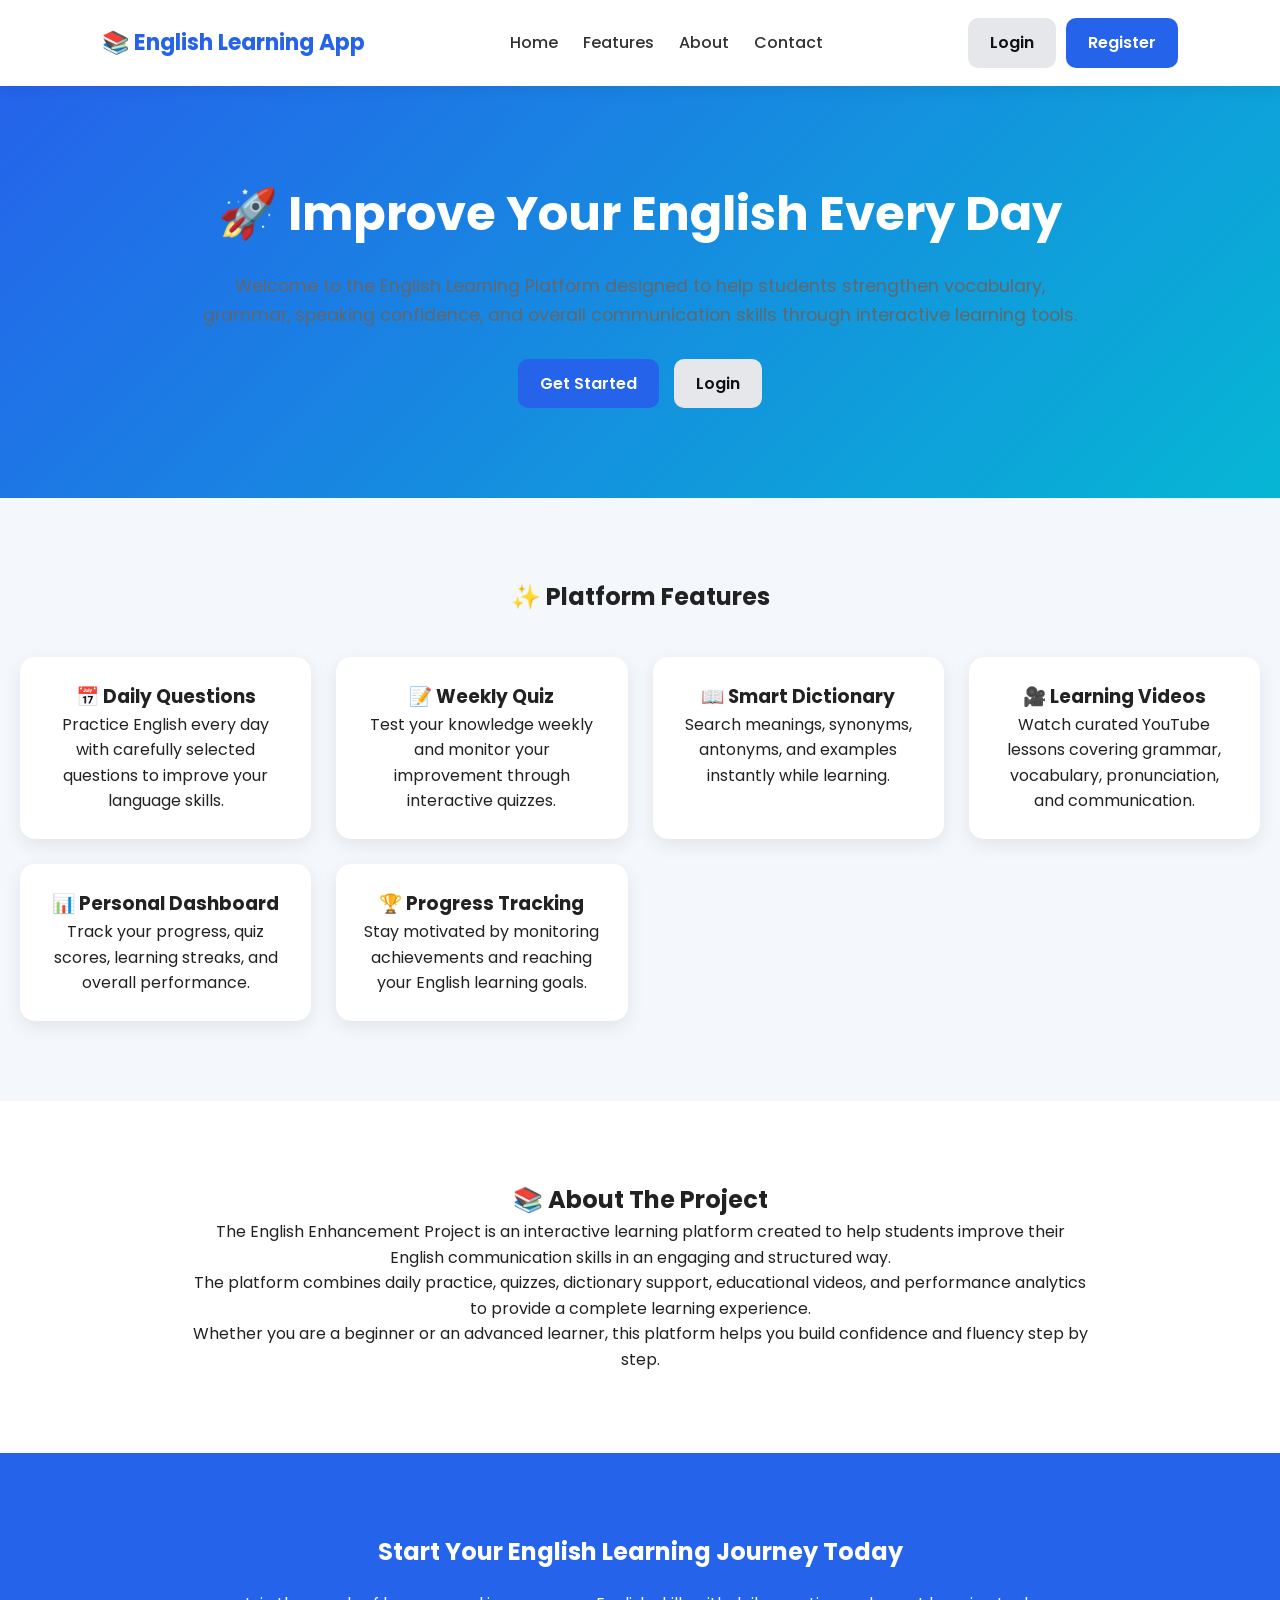
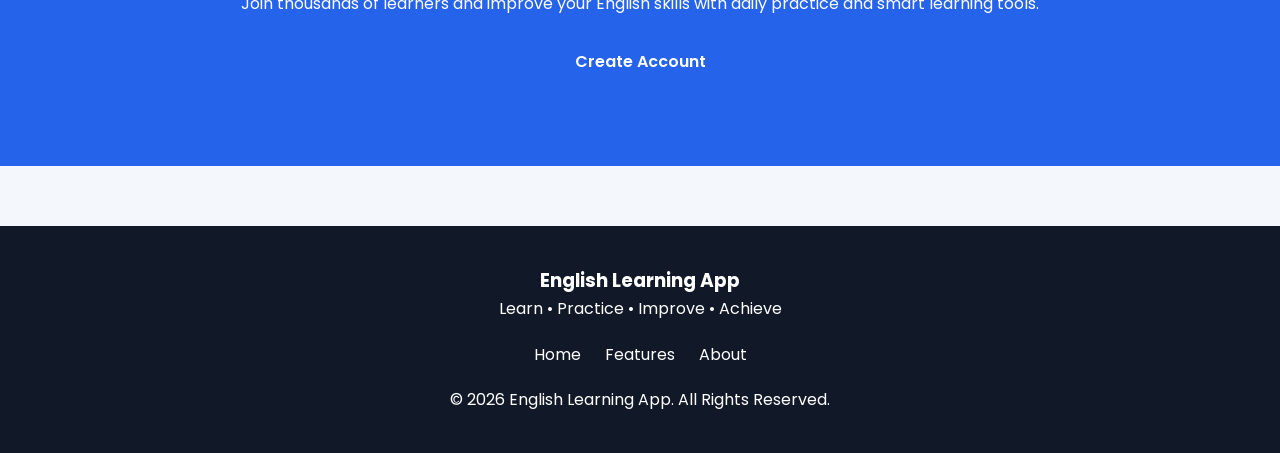
<file: frontend/index.html>
<!DOCTYPE html>
<html lang="en">

<head>
    <meta charset="UTF-8">
    <meta name="viewport" content="width=device-width, initial-scale=1.0">
    <title>English Learning App</title>
    <link rel="stylesheet" href="css/style.css">
</head>

<body>

    <!-- ================= NAVBAR ================= -->
    <nav class="navbar">
        <div class="logo">
            📚 English Learning App
        </div>

        <ul class="nav-links">
            <li><a href="#home">Home</a></li>
            <li><a href="#features">Features</a></li>
            <li><a href="#about">About</a></li>
            <li><a href="#contact">Contact</a></li>
        </ul>

        <div class="nav-buttons">
            <a href="login.html" class="btn login-btn">Login</a>
            <a href="register.html" class="btn register-btn">Register</a>
        </div>
    </nav>

    <!-- ================= HERO SECTION ================= -->
    <section class="hero" id="home">

        <div class="hero-content">

            <h1>🚀 Improve Your English Every Day</h1>

            <p class="subtitle">
                Welcome to the English Learning Platform designed to help students
                strengthen vocabulary, grammar, speaking confidence, and overall
                communication skills through interactive learning tools.
            </p>

            <div class="hero-buttons">
                <a href="register.html" class="btn register-btn">
                    Get Started
                </a>

                <a href="login.html" class="btn login-btn">
                    Login
                </a>
            </div>

        </div>

    </section>

    <!-- ================= FEATURES ================= -->
    <section class="features" id="features">

        <h2>✨ Platform Features</h2>

        <div class="feature-grid">

            <div class="feature-card">
                <h3>📅 Daily Questions</h3>
                <p>
                    Practice English every day with carefully selected
                    questions to improve your language skills.
                </p>
            </div>

            <div class="feature-card">
                <h3>📝 Weekly Quiz</h3>
                <p>
                    Test your knowledge weekly and monitor your
                    improvement through interactive quizzes.
                </p>
            </div>

            <div class="feature-card">
                <h3>📖 Smart Dictionary</h3>
                <p>
                    Search meanings, synonyms, antonyms, and examples
                    instantly while learning.
                </p>
            </div>

            <div class="feature-card">
                <h3>🎥 Learning Videos</h3>
                <p>
                    Watch curated YouTube lessons covering grammar,
                    vocabulary, pronunciation, and communication.
                </p>
            </div>

            <div class="feature-card">
                <h3>📊 Personal Dashboard</h3>
                <p>
                    Track your progress, quiz scores, learning streaks,
                    and overall performance.
                </p>
            </div>

            <div class="feature-card">
                <h3>🏆 Progress Tracking</h3>
                <p>
                    Stay motivated by monitoring achievements and
                    reaching your English learning goals.
                </p>
            </div>

        </div>

    </section>

    <!-- ================= ABOUT ================= -->
    <section class="about" id="about">

        <div class="about-content">

            <h2>📚 About The Project</h2>

            <p>
                The English Enhancement Project is an interactive learning
                platform created to help students improve their English
                communication skills in an engaging and structured way.
            </p>

            <p>
                The platform combines daily practice, quizzes, dictionary
                support, educational videos, and performance analytics
                to provide a complete learning experience.
            </p>

            <p>
                Whether you are a beginner or an advanced learner,
                this platform helps you build confidence and fluency
                step by step.
            </p>

        </div>

    </section>

    <!-- ================= CTA SECTION ================= -->
    <section class="cta">

        <h2>Start Your English Learning Journey Today</h2>

        <p>
            Join thousands of learners and improve your English skills
            with daily practice and smart learning tools.
        </p>

        <a href="register.html" class="btn register-btn">
            Create Account
        </a>

    </section>

    <!-- ================= FOOTER ================= -->
    <footer id="contact">

        <div class="footer-content">

            <h3>English Learning App</h3>

            <p>
                Learn • Practice • Improve • Achieve
            </p>

            <div class="footer-links">
                <a href="#home">Home</a>
                <a href="#features">Features</a>
                <a href="#about">About</a>
            </div>

            <p class="copyright">
                © 2026 English Learning App. All Rights Reserved.
            </p>

        </div>

    </footer>

</body>

</html>
</file>
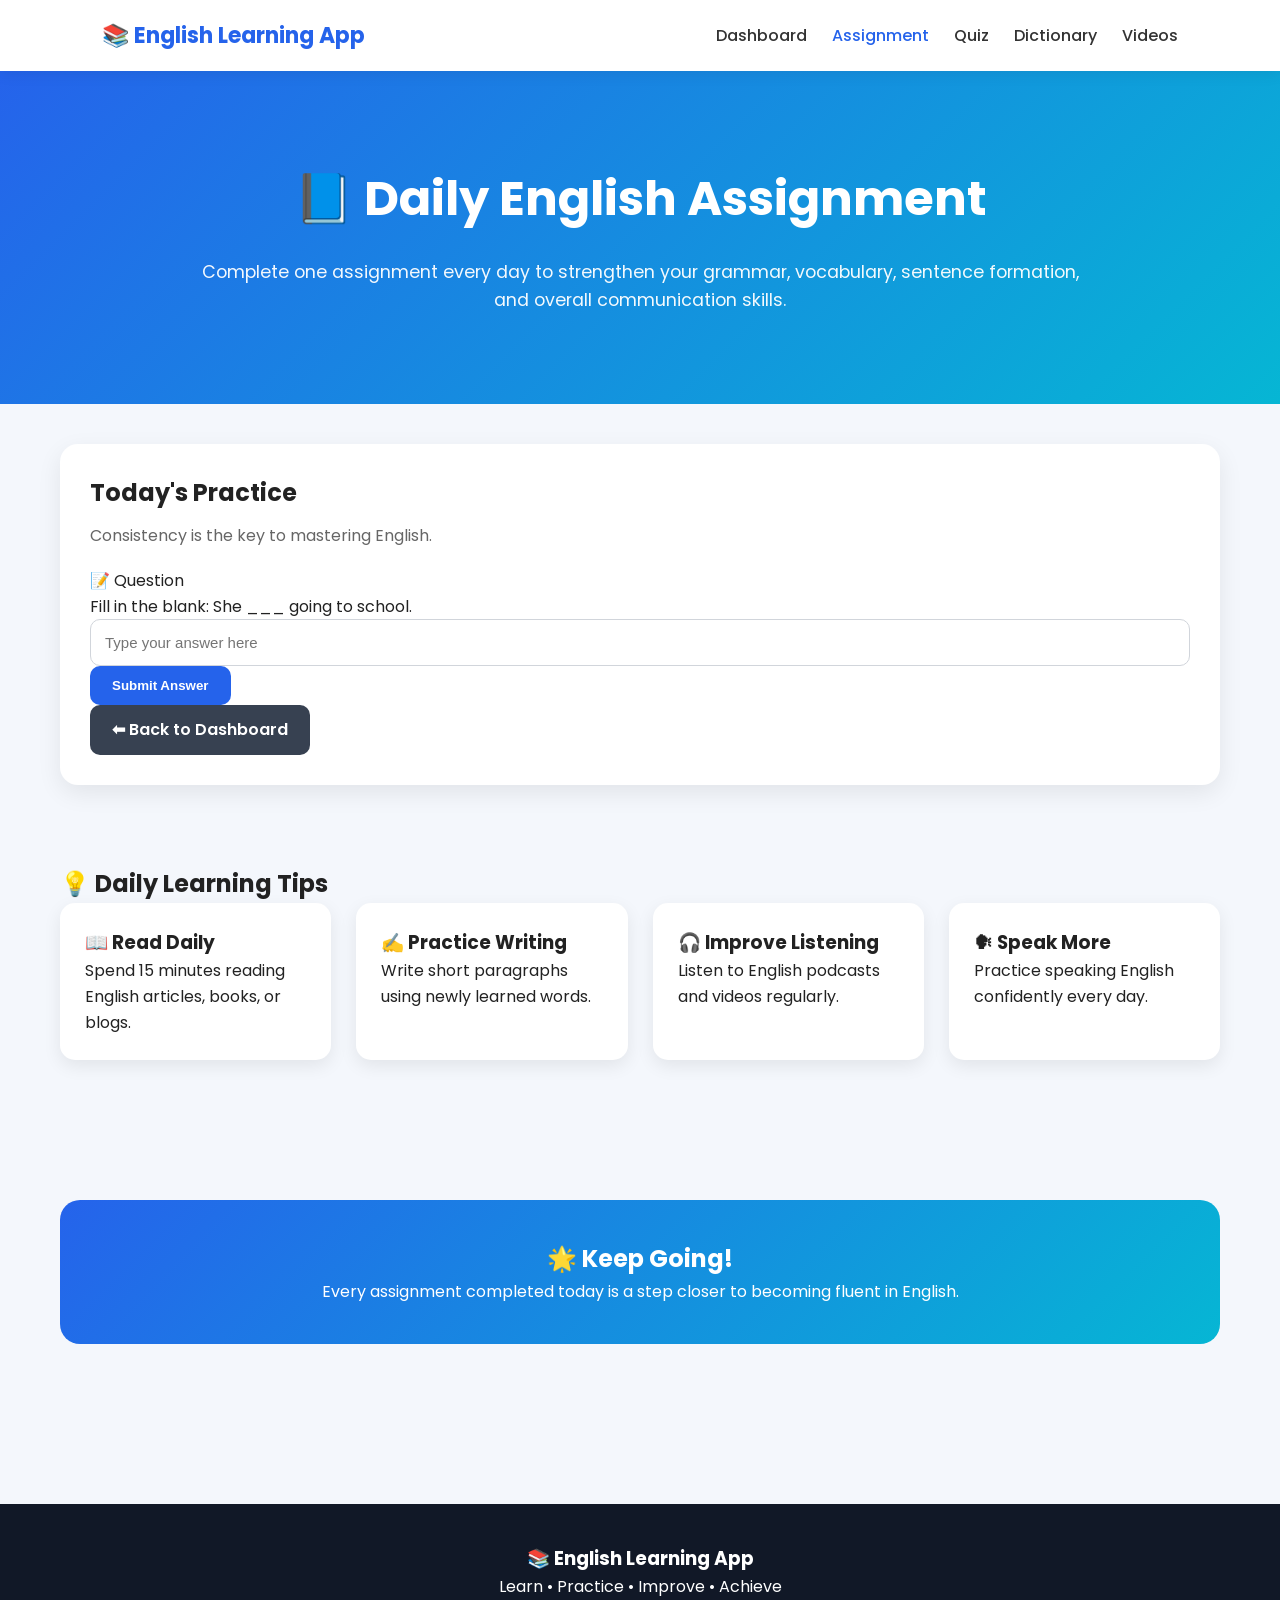
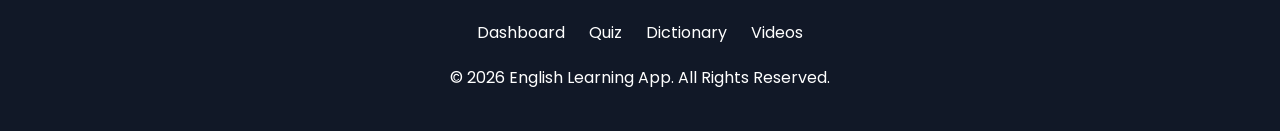
<file: frontend/assignment.html>
<!DOCTYPE html>
<html lang="en">

<head>
    <meta charset="UTF-8">
    <meta name="viewport" content="width=device-width, initial-scale=1.0">
    <title>Daily Assignment | English Learning App</title>
    <link rel="stylesheet" href="css/style.css">
</head>

<body>

    <!-- ================= NAVBAR ================= -->
    <nav class="navbar">

        <div class="logo">
            📚 English Learning App
        </div>

        <ul class="nav-links">
            <li><a href="dashboard.html">Dashboard</a></li>
            <li><a href="assignment.html" class="active">Assignment</a></li>
            <li><a href="quiz.html">Quiz</a></li>
            <li><a href="dictionary.html">Dictionary</a></li>
            <li><a href="videos.html">Videos</a></li>
        </ul>

    </nav>

    <!-- ================= PAGE HERO ================= -->
    <section class="page-hero">

        <div class="hero-content">

            <h1>📘 Daily English Assignment</h1>

            <p>
                Complete one assignment every day to strengthen your
                grammar, vocabulary, sentence formation, and overall
                communication skills.
            </p>

        </div>

    </section>

    <!-- ================= ASSIGNMENT SECTION ================= -->
    <section class="assignment-section">

        <div class="container">

            <div class="card assignment-card">

                <h2>Today's Practice</h2>

                <p class="subtitle">
                    Consistency is the key to mastering English.
                </p>

                <div id="questionBox" class="assignment-box">

                    <div class="question-header">
                        <span>📝 Question</span>
                    </div>

                    <p id="question" class="question-text">
                        Loading question...
                    </p>

                    <input
                        type="text"
                        id="answer"
                        class="input-answer"
                        placeholder="Type your answer here">

                    <button
                        onclick="submitAnswer()"
                        class="btn primary-btn">

                        Submit Answer
                    </button>

                </div>

                <p id="result" class="result-box"></p>

                <div class="assignment-actions">

                    <a href="dashboard.html" class="btn secondary-btn">
                        ⬅ Back to Dashboard
                    </a>

                </div>

            </div>

        </div>

    </section>

    <!-- ================= LEARNING TIPS ================= -->
    <section class="tips-section">

        <div class="container">

            <h2>💡 Daily Learning Tips</h2>

            <div class="tips-grid">

                <div class="tip-card">
                    <h3>📖 Read Daily</h3>
                    <p>
                        Spend 15 minutes reading English articles,
                        books, or blogs.
                    </p>
                </div>

                <div class="tip-card">
                    <h3>✍ Practice Writing</h3>
                    <p>
                        Write short paragraphs using newly learned words.
                    </p>
                </div>

                <div class="tip-card">
                    <h3>🎧 Improve Listening</h3>
                    <p>
                        Listen to English podcasts and videos regularly.
                    </p>
                </div>

                <div class="tip-card">
                    <h3>🗣 Speak More</h3>
                    <p>
                        Practice speaking English confidently every day.
                    </p>
                </div>

            </div>

        </div>

    </section>

    <!-- ================= MOTIVATION ================= -->
    <section class="motivation-section">

        <div class="container">

            <div class="motivation-card">

                <h2>🌟 Keep Going!</h2>

                <p>
                    Every assignment completed today is a step closer
                    to becoming fluent in English.
                </p>

            </div>

        </div>

    </section>

    <!-- ================= FOOTER ================= -->
    <footer class="main-footer">

        <div class="footer-content">

            <h3>📚 English Learning App</h3>

            <p>
                Learn • Practice • Improve • Achieve
            </p>

            <div class="footer-links">
                <a href="dashboard.html">Dashboard</a>
                <a href="quiz.html">Quiz</a>
                <a href="dictionary.html">Dictionary</a>
                <a href="videos.html">Videos</a>
            </div>

            <p class="copyright">
                © 2026 English Learning App. All Rights Reserved.
            </p>

        </div>

    </footer>

    <script src="js/assignment.js"></script>

</body>

</html>
</file>
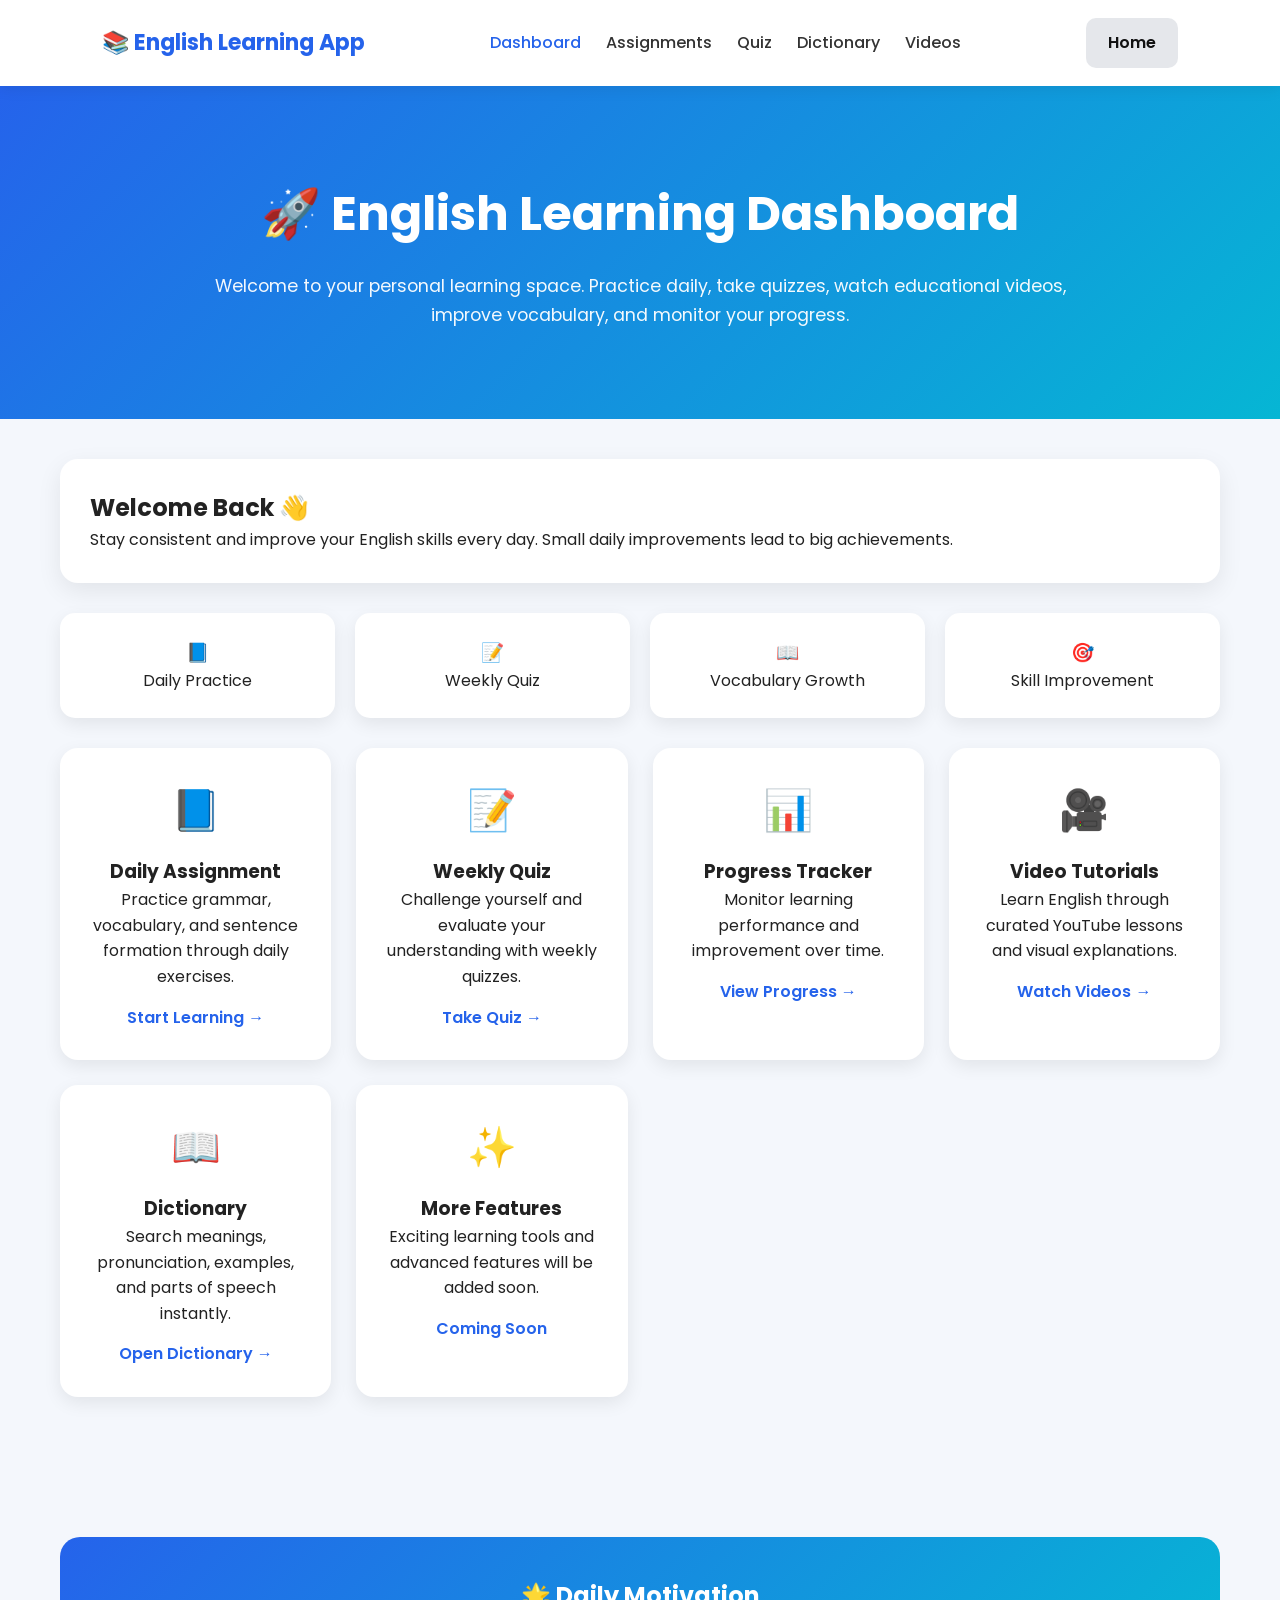
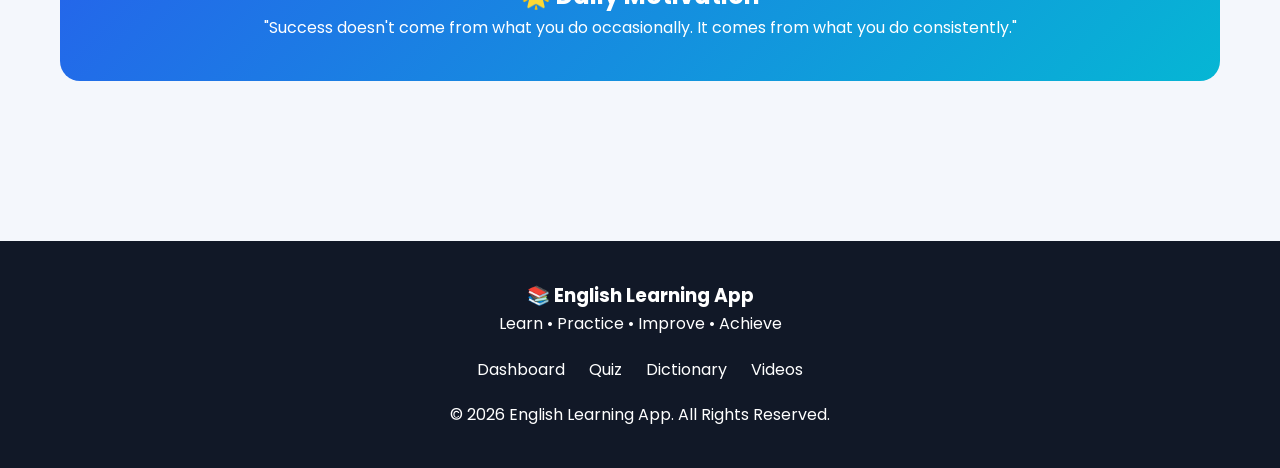
<file: frontend/dashboard.html>
<!DOCTYPE html>
<html lang="en">

<head>
    <meta charset="UTF-8">
    <meta name="viewport" content="width=device-width, initial-scale=1.0">
    <title>Dashboard | English Learning App</title>
    <link rel="stylesheet" href="css/style.css">
</head>

<body>

    <!-- ================= NAVBAR ================= -->
    <nav class="navbar">

        <div class="logo">
            📚 English Learning App
        </div>

        <ul class="nav-links">
            <li><a href="dashboard.html" class="active">Dashboard</a></li>
            <li><a href="assignment.html">Assignments</a></li>
            <li><a href="quiz.html">Quiz</a></li>
            <li><a href="dictionary.html">Dictionary</a></li>
            <li><a href="videos.html">Videos</a></li>
        </ul>

        <div class="nav-buttons">
            <a href="index.html" class="btn login-btn">Home</a>
        </div>

    </nav>

    <!-- ================= HERO SECTION ================= -->
    <section class="dashboard-hero">

        <div class="hero-content">

            <h1>🚀 English Learning Dashboard</h1>

            <p>
                Welcome to your personal learning space.
                Practice daily, take quizzes, watch educational videos,
                improve vocabulary, and monitor your progress.
            </p>

        </div>

    </section>

    <!-- ================= WELCOME CARD ================= -->
    <section class="dashboard-section">

        <div class="container">

            <div class="card welcome-card">

                <h2>Welcome Back 👋</h2>

                <p>
                    Stay consistent and improve your English skills every day.
                    Small daily improvements lead to big achievements.
                </p>

            </div>

            <!-- Quick Stats -->
            <div class="stats-grid">

                <div class="stat-card">
                    <h3>📘</h3>
                    <p>Daily Practice</p>
                </div>

                <div class="stat-card">
                    <h3>📝</h3>
                    <p>Weekly Quiz</p>
                </div>

                <div class="stat-card">
                    <h3>📖</h3>
                    <p>Vocabulary Growth</p>
                </div>

                <div class="stat-card">
                    <h3>🎯</h3>
                    <p>Skill Improvement</p>
                </div>

            </div>

            <!-- Dashboard Cards -->
            <div class="dashboard-grid">

                <div class="dashboard-card"
                    onclick="location.href='assignment.html'">

                    <div class="icon">📘</div>

                    <h3>Daily Assignment</h3>

                    <p>
                        Practice grammar, vocabulary, and sentence formation
                        through daily exercises.
                    </p>

                    <span class="card-hover">Start Learning →</span>

                </div>

                <div class="dashboard-card"
                    onclick="location.href='quiz.html'">

                    <div class="icon">📝</div>

                    <h3>Weekly Quiz</h3>

                    <p>
                        Challenge yourself and evaluate your understanding
                        with weekly quizzes.
                    </p>

                    <span class="card-hover">Take Quiz →</span>

                </div>

                <div class="dashboard-card"
                    onclick="location.href='progress.html'">

                    <div class="icon">📊</div>

                    <h3>Progress Tracker</h3>

                    <p>
                        Monitor learning performance and improvement over time.
                    </p>

                    <span class="card-hover">View Progress →</span>

                </div>

                <div class="dashboard-card"
                    onclick="location.href='videos.html'">

                    <div class="icon">🎥</div>

                    <h3>Video Tutorials</h3>

                    <p>
                        Learn English through curated YouTube lessons and
                        visual explanations.
                    </p>

                    <span class="card-hover">Watch Videos →</span>

                </div>

                <div class="dashboard-card"
                    onclick="location.href='dictionary.html'">

                    <div class="icon">📖</div>

                    <h3>Dictionary</h3>

                    <p>
                        Search meanings, pronunciation, examples,
                        and parts of speech instantly.
                    </p>

                    <span class="card-hover">Open Dictionary →</span>

                </div>

                <div class="dashboard-card coming-soon">

                    <div class="icon">✨</div>

                    <h3>More Features</h3>

                    <p>
                        Exciting learning tools and advanced features
                        will be added soon.
                    </p>

                    <span class="card-hover">Coming Soon</span>

                </div>

            </div>

        </div>

    </section>

    <!-- ================= MOTIVATION SECTION ================= -->
    <section class="motivation-section">

        <div class="container">

            <div class="motivation-card">

                <h2>🌟 Daily Motivation</h2>

                <p>
                    "Success doesn't come from what you do occasionally.
                    It comes from what you do consistently."
                </p>

            </div>

        </div>

    </section>

    <!-- ================= FOOTER ================= -->
    <footer class="main-footer">

        <div class="footer-content">

            <h3>📚 English Learning App</h3>

            <p>
                Learn • Practice • Improve • Achieve
            </p>

            <div class="footer-links">
                <a href="dashboard.html">Dashboard</a>
                <a href="quiz.html">Quiz</a>
                <a href="dictionary.html">Dictionary</a>
                <a href="videos.html">Videos</a>
            </div>

            <p class="copyright">
                © 2026 English Learning App. All Rights Reserved.
            </p>

        </div>

    </footer>

</body>

</html>
</file>
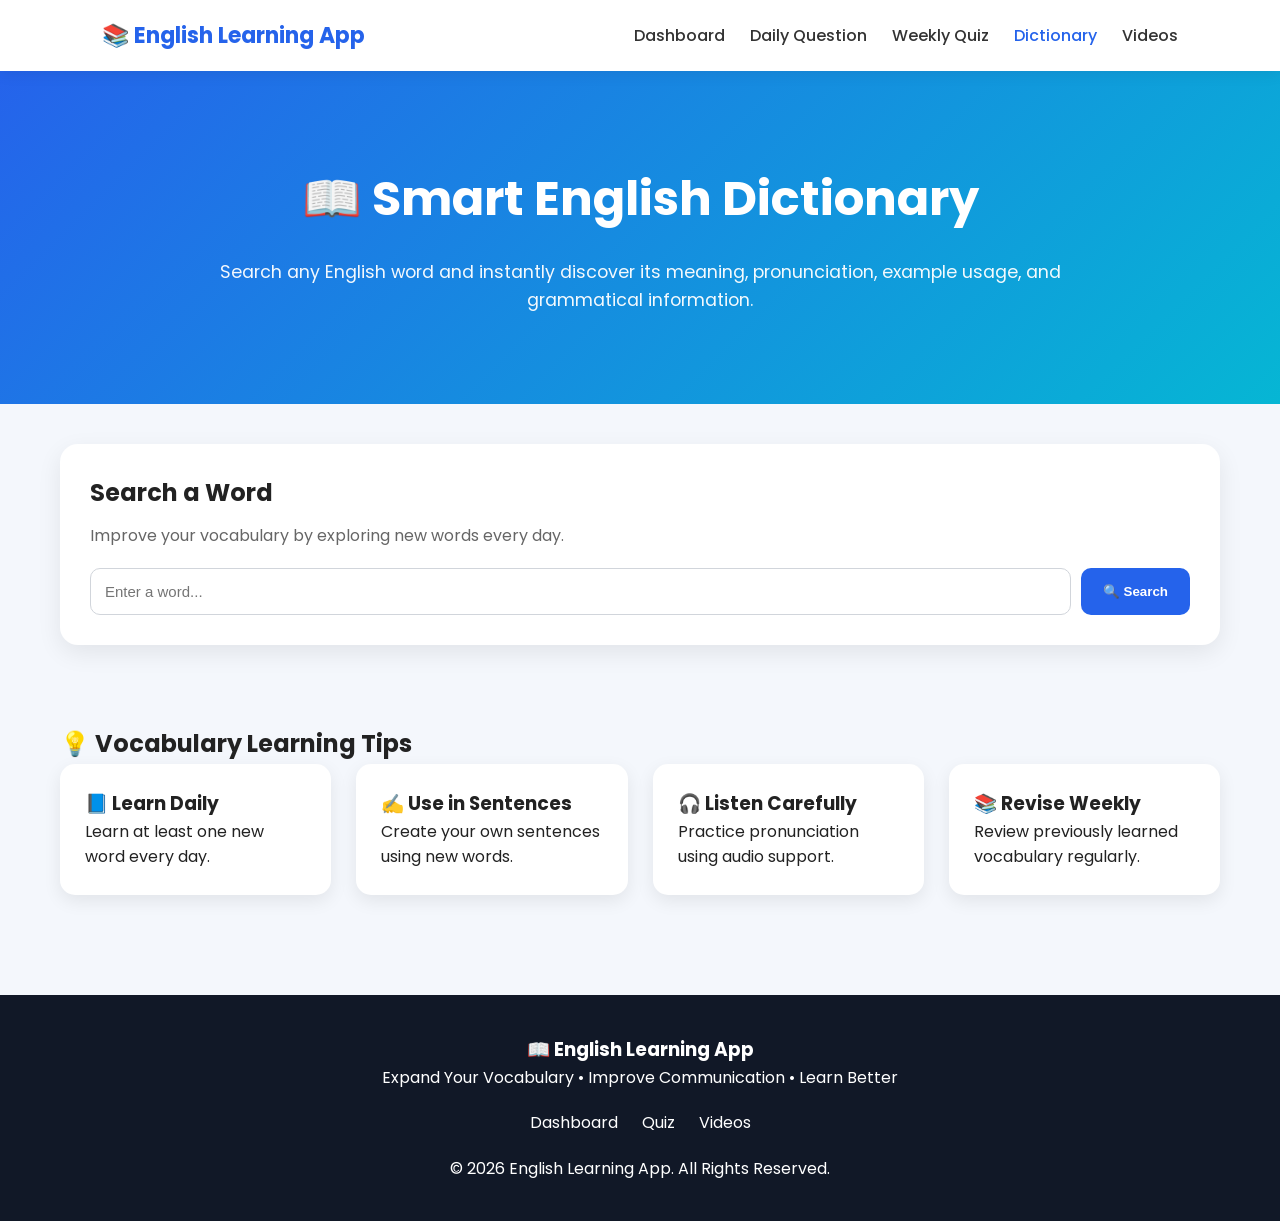
<file: frontend/dictionary.html>
<!DOCTYPE html>
<html lang="en">

<head>
    <meta charset="UTF-8">
    <meta name="viewport" content="width=device-width, initial-scale=1.0">
    <title>Dictionary | English Learning App</title>
    <link rel="stylesheet" href="css/style.css">
</head>

<body>

    <!-- ================= NAVBAR ================= -->
    <nav class="navbar">

        <div class="logo">
            📚 English Learning App
        </div>

        <ul class="nav-links">
            <li><a href="dashboard.html">Dashboard</a></li>
            <li><a href="daily-question.html">Daily Question</a></li>
            <li><a href="quiz.html">Weekly Quiz</a></li>
            <li><a href="dictionary.html" class="active">Dictionary</a></li>
            <li><a href="videos.html">Videos</a></li>
        </ul>

    </nav>

    <!-- ================= HERO ================= -->
    <section class="page-hero">

        <div class="hero-content">

            <h1>📖 Smart English Dictionary</h1>

            <p>
                Search any English word and instantly discover its meaning,
                pronunciation, example usage, and grammatical information.
            </p>

        </div>

    </section>

    <!-- ================= DICTIONARY SECTION ================= -->
    <section class="dictionary-section">

        <div class="container">

            <!-- Search Card -->
            <div class="card search-card">

                <h2>Search a Word</h2>

                <p class="subtitle">
                    Improve your vocabulary by exploring new words every day.
                </p>

                <div class="search-box">

                    <input
                        type="text"
                        id="wordInput"
                        placeholder="Enter a word...">

                    <button
                        class="btn primary-btn"
                        onclick="searchWord()">
                        🔍 Search
                    </button>

                </div>

            </div>

            <!-- Result Card -->
            <div
                class="card result-card"
                id="resultCard"
                style="display:none;">

                <h2 id="wordTitle"></h2>

                <div class="result-item">
                    <strong>Meaning:</strong>
                    <span id="meaning"></span>
                </div>

                <div class="result-item">
                    <strong>Example:</strong>
                    <span id="example"></span>
                </div>

                <div class="result-item">
                    <strong>Part of Speech:</strong>
                    <span id="pos"></span>
                </div>

                <div class="audio-section">

                    <h4>🔊 Pronunciation</h4>

                    <audio
                        id="audio"
                        controls
                        style="display:none;">
                    </audio>

                </div>

            </div>

        </div>

    </section>

    <!-- ================= VOCABULARY TIPS ================= -->
    <section class="tips-section">

        <div class="container">

            <h2>💡 Vocabulary Learning Tips</h2>

            <div class="tips-grid">

                <div class="tip-card">
                    <h3>📘 Learn Daily</h3>
                    <p>Learn at least one new word every day.</p>
                </div>

                <div class="tip-card">
                    <h3>✍ Use in Sentences</h3>
                    <p>Create your own sentences using new words.</p>
                </div>

                <div class="tip-card">
                    <h3>🎧 Listen Carefully</h3>
                    <p>Practice pronunciation using audio support.</p>
                </div>

                <div class="tip-card">
                    <h3>📚 Revise Weekly</h3>
                    <p>Review previously learned vocabulary regularly.</p>
                </div>

            </div>

        </div>

    </section>

    <!-- ================= FOOTER ================= -->
    <footer class="main-footer">

        <div class="footer-content">

            <h3>📖 English Learning App</h3>

            <p>
                Expand Your Vocabulary • Improve Communication • Learn Better
            </p>

            <div class="footer-links">
                <a href="dashboard.html">Dashboard</a>
                <a href="quiz.html">Quiz</a>
                <a href="videos.html">Videos</a>
            </div>

            <p class="copyright">
                © 2026 English Learning App. All Rights Reserved.
            </p>

        </div>

    </footer>

    <!-- Dictionary JS -->
    <script src="js/dictionary.js"></script>

</body>

</html>
</file>
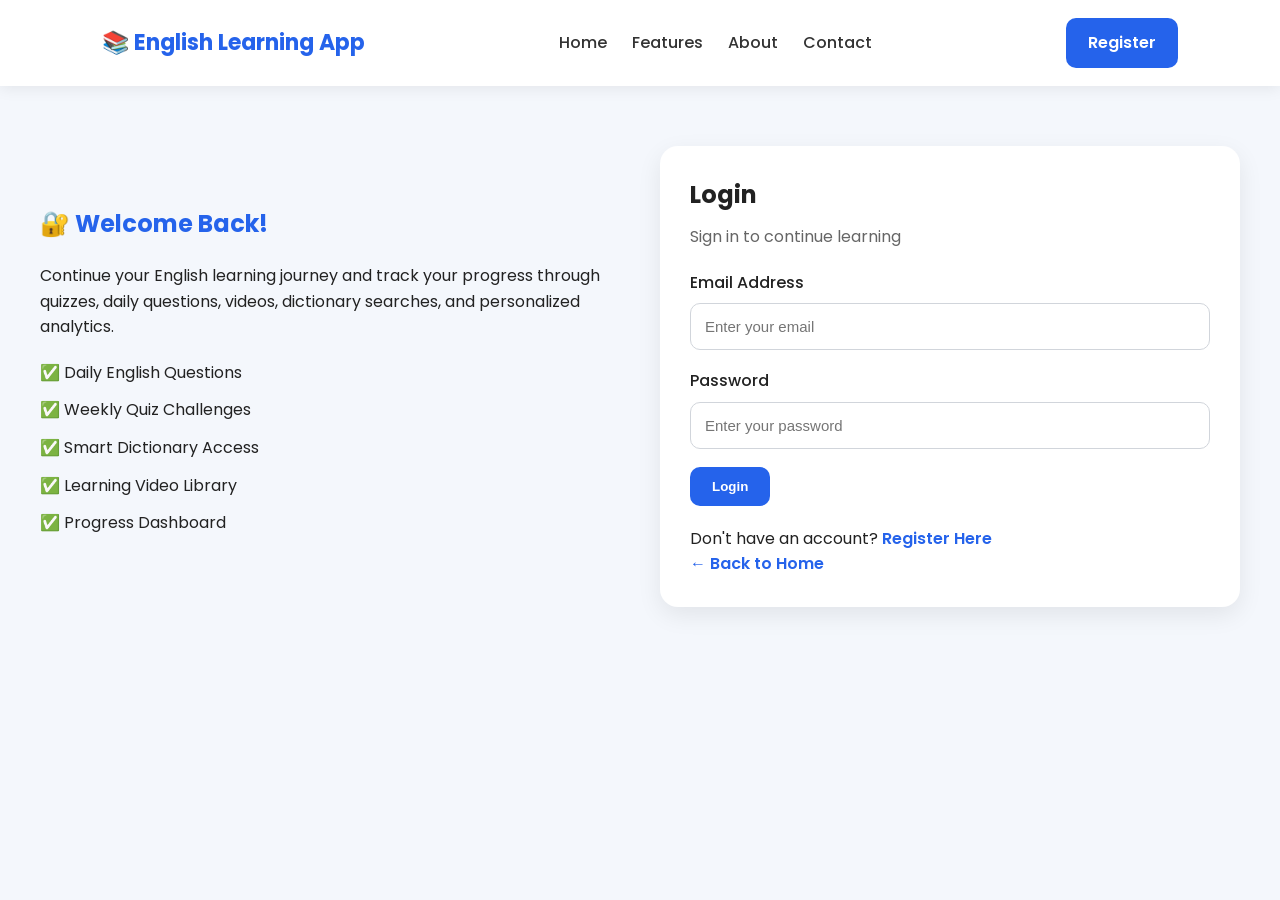
<file: frontend/login.html>
<!DOCTYPE html>
<html lang="en">

<head>
    <meta charset="UTF-8">
    <meta name="viewport" content="width=device-width, initial-scale=1.0">
    <title>Login | English Learning App</title>
    <link rel="stylesheet" href="css/style.css">
</head>

<body>

    <!-- ================= NAVBAR ================= -->
    <nav class="navbar">
        <div class="logo">
            📚 English Learning App
        </div>

        <ul class="nav-links">
            <li><a href="index.html">Home</a></li>
            <li><a href="index.html#features">Features</a></li>
            <li><a href="index.html#about">About</a></li>
            <li><a href="index.html#contact">Contact</a></li>
        </ul>

        <div class="nav-buttons">
            <a href="register.html" class="btn register-btn">Register</a>
        </div>
    </nav>

    <!-- ================= LOGIN SECTION ================= -->
    <section class="auth-section">

        <div class="auth-container">

            <!-- Left Side -->
            <div class="auth-info">

                <h1>🔐 Welcome Back!</h1>

                <p>
                    Continue your English learning journey and track your
                    progress through quizzes, daily questions, videos,
                    dictionary searches, and personalized analytics.
                </p>

                <div class="auth-features">
                    <div>✅ Daily English Questions</div>
                    <div>✅ Weekly Quiz Challenges</div>
                    <div>✅ Smart Dictionary Access</div>
                    <div>✅ Learning Video Library</div>
                    <div>✅ Progress Dashboard</div>
                </div>

            </div>

            <!-- Right Side -->
            <div class="card form-card">

                <h2>Login</h2>

                <p class="subtitle">
                    Sign in to continue learning
                </p>

                <form id="loginForm" class="form">

                    <div class="input-group">
                        <label>Email Address</label>
                        <input
                            type="email"
                            id="email"
                            placeholder="Enter your email"
                            required>
                    </div>

                    <div class="input-group">
                        <label>Password</label>
                        <input
                            type="password"
                            id="password"
                            placeholder="Enter your password"
                            required>
                    </div>

                    <button type="submit" class="btn primary-btn">
                        Login
                    </button>

                </form>

                <div class="auth-links">

                    <p class="switch-text">
                        Don't have an account?
                        <a href="register.html">Register Here</a>
                    </p>

                    <a href="index.html" class="back-home">
                        ← Back to Home
                    </a>

                </div>

            </div>

        </div>

    </section>

    <script src="js/auth.js"></script>

</body>

</html>
</file>
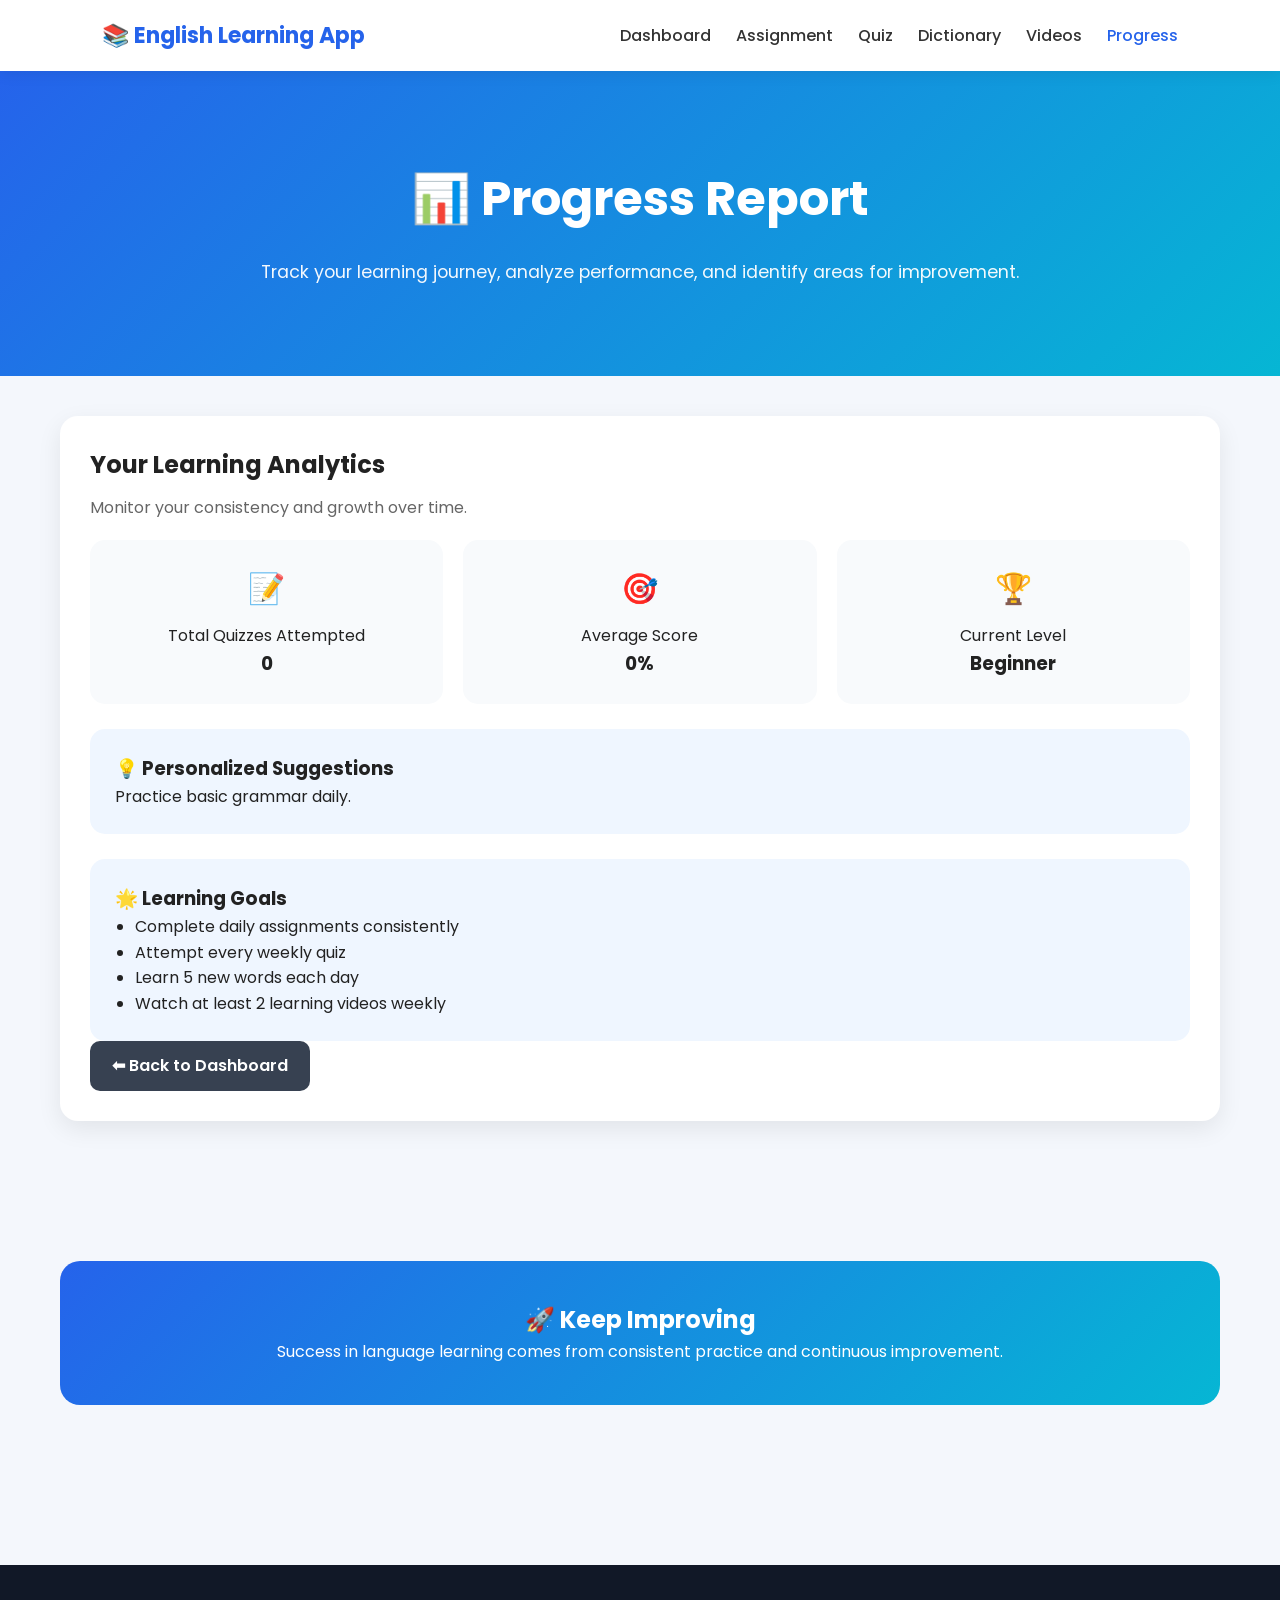
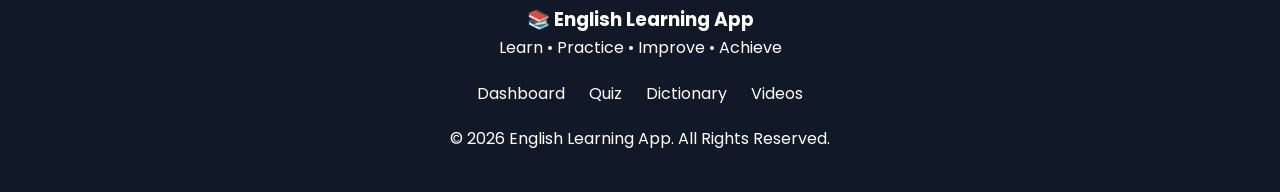
<file: frontend/progress.html>
<!DOCTYPE html>
<html lang="en">

<head>
    <meta charset="UTF-8">
    <meta name="viewport" content="width=device-width, initial-scale=1.0">
    <title>Progress Report | English Learning App</title>
    <link rel="stylesheet" href="css/style.css">
</head>

<body>

    <!-- ================= NAVBAR ================= -->
    <nav class="navbar">

        <div class="logo">
            📚 English Learning App
        </div>

        <ul class="nav-links">
            <li><a href="dashboard.html">Dashboard</a></li>
            <li><a href="assignment.html">Assignment</a></li>
            <li><a href="quiz.html">Quiz</a></li>
            <li><a href="dictionary.html">Dictionary</a></li>
            <li><a href="videos.html">Videos</a></li>
            <li><a href="progress.html" class="active">Progress</a></li>
        </ul>

    </nav>

    <!-- ================= HERO ================= -->
    <section class="page-hero">

        <div class="hero-content">

            <h1>📊 Progress Report</h1>

            <p>
                Track your learning journey, analyze performance,
                and identify areas for improvement.
            </p>

        </div>

    </section>

    <!-- ================= PROGRESS SECTION ================= -->
    <section class="progress-section">

        <div class="container">

            <div class="card progress-card">

                <h2>Your Learning Analytics</h2>

                <p class="subtitle">
                    Monitor your consistency and growth over time.
                </p>

                <div id="progressBox" class="progress-box">

                    <div class="progress-grid">

                        <div class="progress-item">
                            <div class="progress-icon">📝</div>
                            <p>Total Quizzes Attempted</p>
                            <h3 id="totalQuiz">5</h3>
                        </div>

                        <div class="progress-item">
                            <div class="progress-icon">🎯</div>
                            <p>Average Score</p>
                            <h3 id="avgScore">70%</h3>
                        </div>

                        <div class="progress-item">
                            <div class="progress-icon">🏆</div>
                            <p>Current Level</p>
                            <h3 id="level">Beginner</h3>
                        </div>

                    </div>

                    <div class="suggestion-box">

                        <h3>💡 Personalized Suggestions</h3>

                        <p id="suggestion">
                            Practice basic grammar daily.
                        </p>

                    </div>

                </div>

                <div class="achievement-card">

                    <h3>🌟 Learning Goals</h3>

                    <ul>
                        <li>Complete daily assignments consistently</li>
                        <li>Attempt every weekly quiz</li>
                        <li>Learn 5 new words each day</li>
                        <li>Watch at least 2 learning videos weekly</li>
                    </ul>

                </div>

                <div class="progress-actions">

                    <a href="dashboard.html" class="btn secondary-btn">
                        ⬅ Back to Dashboard
                    </a>

                </div>

            </div>

        </div>

    </section>

    <!-- ================= MOTIVATION ================= -->
    <section class="motivation-section">

        <div class="container">

            <div class="motivation-card">

                <h2>🚀 Keep Improving</h2>

                <p>
                    Success in language learning comes from
                    consistent practice and continuous improvement.
                </p>

            </div>

        </div>

    </section>

    <!-- ================= FOOTER ================= -->
    <footer class="main-footer">

        <div class="footer-content">

            <h3>📚 English Learning App</h3>

            <p>
                Learn • Practice • Improve • Achieve
            </p>

            <div class="footer-links">
                <a href="dashboard.html">Dashboard</a>
                <a href="quiz.html">Quiz</a>
                <a href="dictionary.html">Dictionary</a>
                <a href="videos.html">Videos</a>
            </div>

            <p class="copyright">
                © 2026 English Learning App. All Rights Reserved.
            </p>

        </div>

    </footer>

    <script src="js/progress.js"></script>

</body>

</html>
</file>
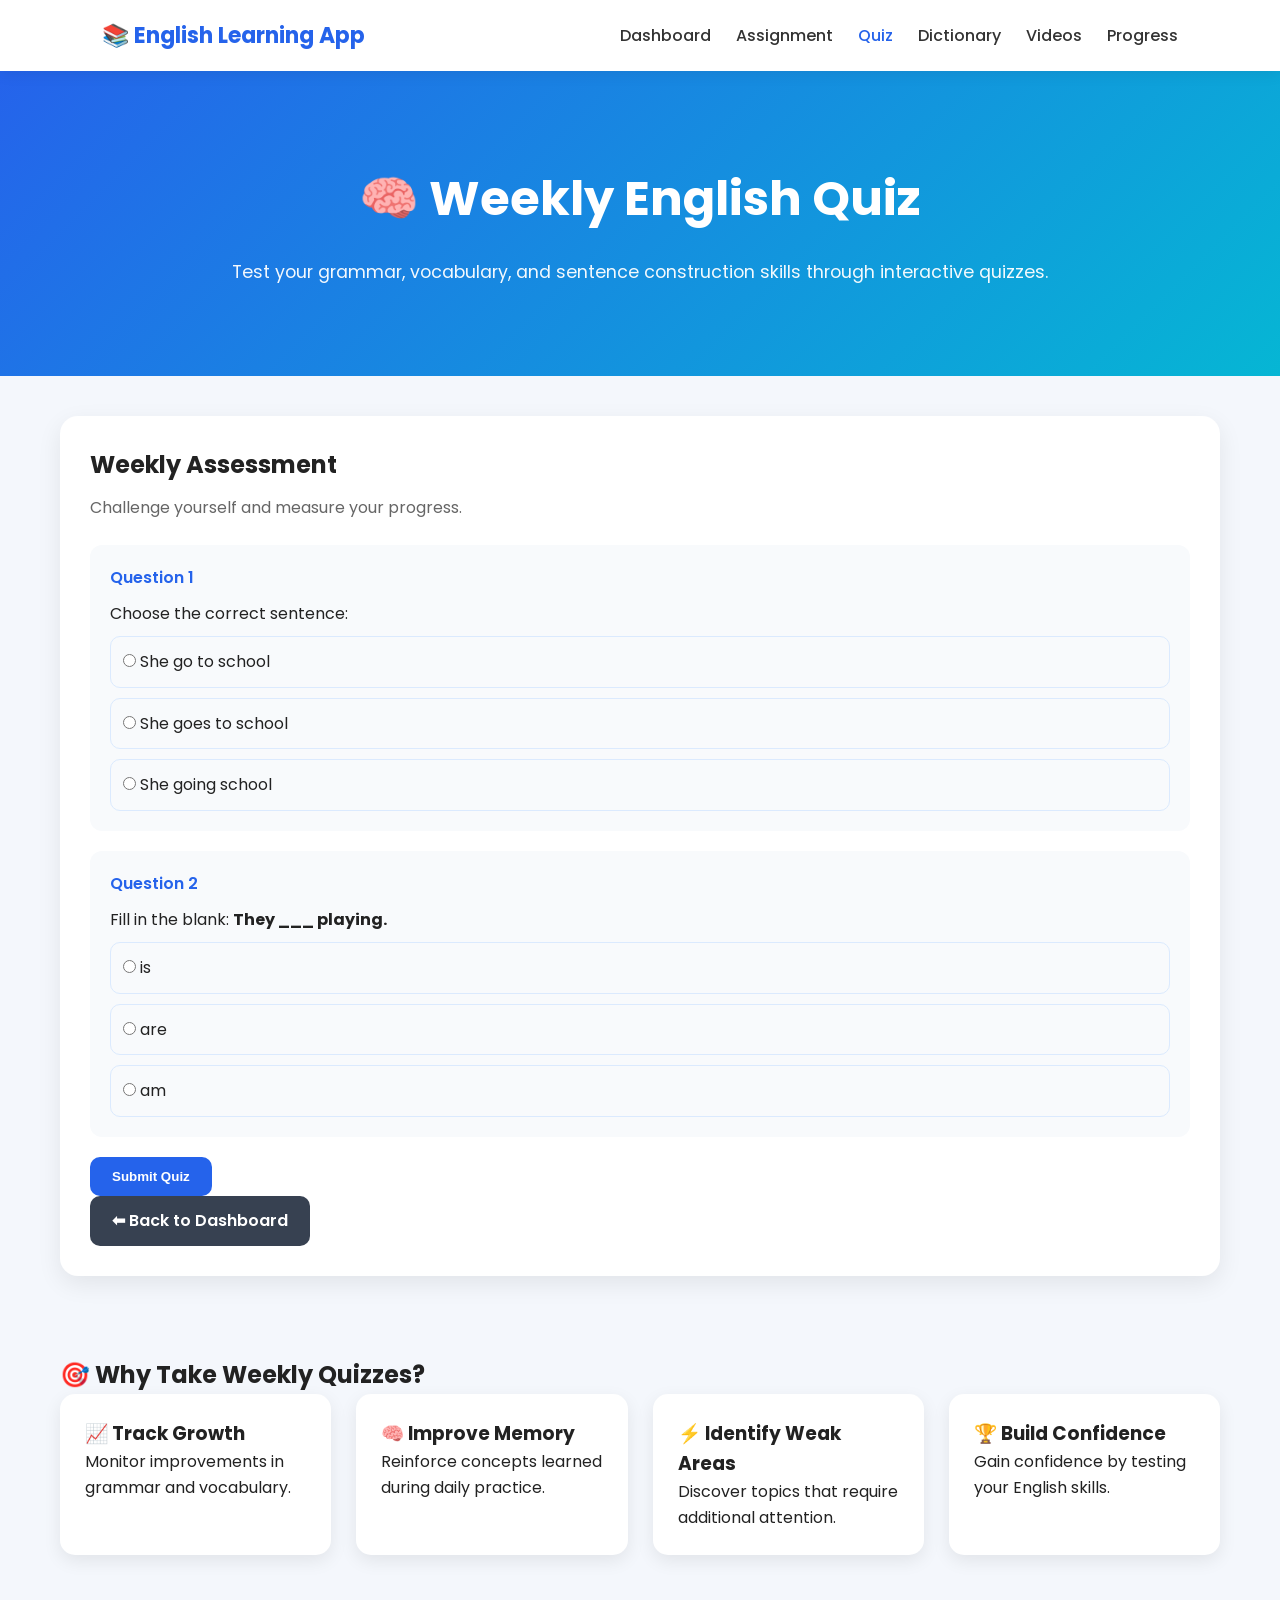
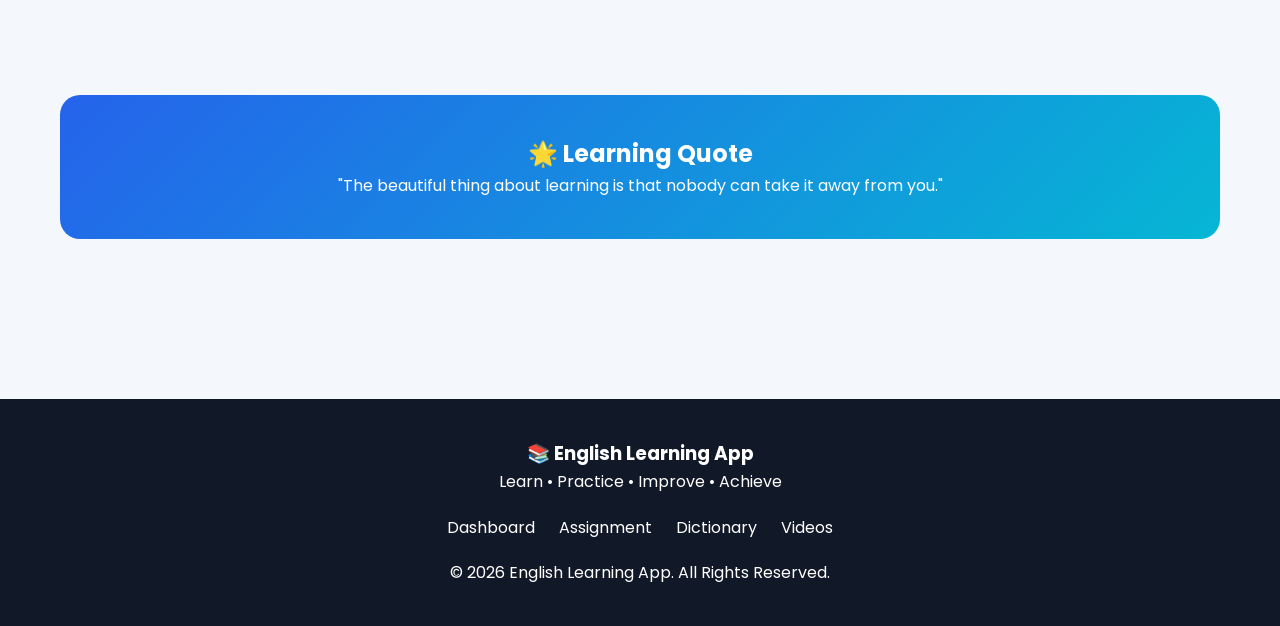
<file: frontend/quiz.html>
<!DOCTYPE html>
<html lang="en">

<head>
    <meta charset="UTF-8">
    <meta name="viewport" content="width=device-width, initial-scale=1.0">
    <title>Weekly Quiz | English Learning App</title>
    <link rel="stylesheet" href="css/style.css">
</head>

<body>

    <!-- ================= NAVBAR ================= -->
    <nav class="navbar">

        <div class="logo">
            📚 English Learning App
        </div>

        <ul class="nav-links">
            <li><a href="dashboard.html">Dashboard</a></li>
            <li><a href="assignment.html">Assignment</a></li>
            <li><a href="quiz.html" class="active">Quiz</a></li>
            <li><a href="dictionary.html">Dictionary</a></li>
            <li><a href="videos.html">Videos</a></li>
            <li><a href="progress.html">Progress</a></li>
        </ul>

    </nav>

    <!-- ================= HERO ================= -->
    <section class="page-hero">

        <div class="hero-content">

            <h1>🧠 Weekly English Quiz</h1>

            <p>
                Test your grammar, vocabulary, and sentence construction
                skills through interactive quizzes.
            </p>

        </div>

    </section>

    <!-- ================= QUIZ SECTION ================= -->
    <section class="quiz-section">

        <div class="container">

            <div class="card quiz-card">

                <h2>Weekly Assessment</h2>

                <p class="subtitle">
                    Challenge yourself and measure your progress.
                </p>

                <form id="quizForm" class="quiz-form">

                    <!-- QUESTION 1 -->
                    <div class="question-box">

                        <div class="question-number">
                            Question 1
                        </div>

                        <p class="question">
                            Choose the correct sentence:
                        </p>

                        <label class="option">
                            <input type="radio" name="q1" value="a">
                            <span>She go to school</span>
                        </label>

                        <label class="option">
                            <input type="radio" name="q1" value="b">
                            <span>She goes to school</span>
                        </label>

                        <label class="option">
                            <input type="radio" name="q1" value="c">
                            <span>She going school</span>
                        </label>

                    </div>

                    <!-- QUESTION 2 -->
                    <div class="question-box">

                        <div class="question-number">
                            Question 2
                        </div>

                        <p class="question">
                            Fill in the blank:
                            <strong>They ___ playing.</strong>
                        </p>

                        <label class="option">
                            <input type="radio" name="q2" value="a">
                            <span>is</span>
                        </label>

                        <label class="option">
                            <input type="radio" name="q2" value="b">
                            <span>are</span>
                        </label>

                        <label class="option">
                            <input type="radio" name="q2" value="c">
                            <span>am</span>
                        </label>

                    </div>

                    <button type="submit" class="btn primary-btn">
                        Submit Quiz
                    </button>

                </form>

                <p id="result" class="result-box"></p>

                <div class="quiz-actions">

                    <a href="dashboard.html" class="btn secondary-btn">
                        ⬅ Back to Dashboard
                    </a>

                </div>

            </div>

        </div>

    </section>

    <!-- ================= QUIZ BENEFITS ================= -->
    <section class="tips-section">

        <div class="container">

            <h2>🎯 Why Take Weekly Quizzes?</h2>

            <div class="tips-grid">

                <div class="tip-card">
                    <h3>📈 Track Growth</h3>
                    <p>
                        Monitor improvements in grammar and vocabulary.
                    </p>
                </div>

                <div class="tip-card">
                    <h3>🧠 Improve Memory</h3>
                    <p>
                        Reinforce concepts learned during daily practice.
                    </p>
                </div>

                <div class="tip-card">
                    <h3>⚡ Identify Weak Areas</h3>
                    <p>
                        Discover topics that require additional attention.
                    </p>
                </div>

                <div class="tip-card">
                    <h3>🏆 Build Confidence</h3>
                    <p>
                        Gain confidence by testing your English skills.
                    </p>
                </div>

            </div>

        </div>

    </section>

    <!-- ================= MOTIVATION ================= -->
    <section class="motivation-section">

        <div class="container">

            <div class="motivation-card">

                <h2>🌟 Learning Quote</h2>

                <p>
                    "The beautiful thing about learning is that nobody
                    can take it away from you."
                </p>

            </div>

        </div>

    </section>

    <!-- ================= FOOTER ================= -->
    <footer class="main-footer">

        <div class="footer-content">

            <h3>📚 English Learning App</h3>

            <p>
                Learn • Practice • Improve • Achieve
            </p>

            <div class="footer-links">
                <a href="dashboard.html">Dashboard</a>
                <a href="assignment.html">Assignment</a>
                <a href="dictionary.html">Dictionary</a>
                <a href="videos.html">Videos</a>
            </div>

            <p class="copyright">
                © 2026 English Learning App. All Rights Reserved.
            </p>

        </div>

    </footer>

    <script src="js/quiz.js"></script>

</body>

</html>
</file>
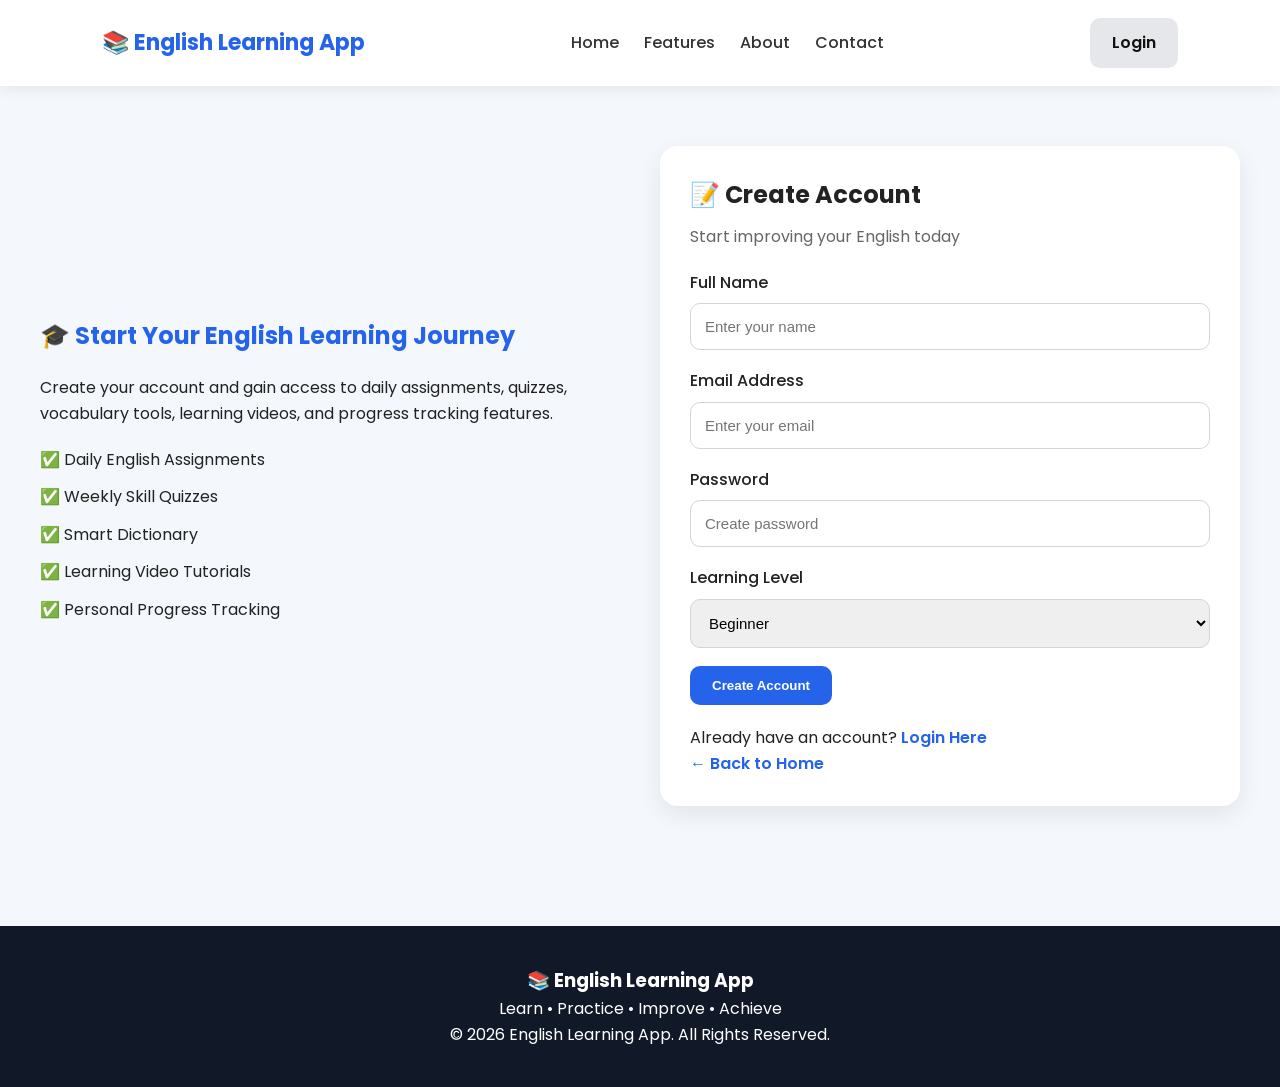
<file: frontend/register.html>
<!DOCTYPE html>
<html lang="en">

<head>
    <meta charset="UTF-8">
    <meta name="viewport" content="width=device-width, initial-scale=1.0">
    <title>Register | English Learning App</title>
    <link rel="stylesheet" href="css/style.css">
</head>

<body>

    <!-- ================= NAVBAR ================= -->
    <nav class="navbar">

        <div class="logo">
            📚 English Learning App
        </div>

        <ul class="nav-links">
            <li><a href="index.html">Home</a></li>
            <li><a href="index.html#features">Features</a></li>
            <li><a href="index.html#about">About</a></li>
            <li><a href="index.html#contact">Contact</a></li>
        </ul>

        <div class="nav-buttons">
            <a href="login.html" class="btn login-btn">Login</a>
        </div>

    </nav>

    <!-- ================= REGISTER SECTION ================= -->
    <section class="auth-section">

        <div class="auth-container">

            <!-- Left Content -->
            <div class="auth-info">

                <h1>🎓 Start Your English Learning Journey</h1>

                <p>
                    Create your account and gain access to daily assignments,
                    quizzes, vocabulary tools, learning videos, and progress
                    tracking features.
                </p>

                <div class="auth-features">

                    <div>✅ Daily English Assignments</div>
                    <div>✅ Weekly Skill Quizzes</div>
                    <div>✅ Smart Dictionary</div>
                    <div>✅ Learning Video Tutorials</div>
                    <div>✅ Personal Progress Tracking</div>

                </div>

            </div>

            <!-- Register Form -->
            <div class="card form-card">

                <h2>📝 Create Account</h2>

                <p class="subtitle">
                    Start improving your English today
                </p>

                <form id="registerForm" class="form">

                    <div class="input-group">
                        <label>Full Name</label>
                        <input
                            type="text"
                            id="name"
                            placeholder="Enter your name"
                            required>
                    </div>

                    <div class="input-group">
                        <label>Email Address</label>
                        <input
                            type="email"
                            id="email"
                            placeholder="Enter your email"
                            required>
                    </div>

                    <div class="input-group">
                        <label>Password</label>
                        <input
                            type="password"
                            id="password"
                            placeholder="Create password"
                            required>
                    </div>

                    <div class="input-group">

                        <label class="select-label">
                            Learning Level
                        </label>

                        <select id="level" class="select-box">

                            <option value="Beginner">
                                Beginner
                            </option>

                            <option value="Intermediate">
                                Intermediate
                            </option>

                            <option value="Advanced">
                                Advanced
                            </option>

                        </select>

                    </div>

                    <button
                        type="submit"
                        class="btn primary-btn">

                        Create Account
                    </button>

                </form>

                <div class="auth-links">

                    <p class="switch-text">

                        Already have an account?

                        <a href="login.html">
                            Login Here
                        </a>

                    </p>

                    <a href="index.html" class="back-home">
                        ← Back to Home
                    </a>

                </div>

            </div>

        </div>

    </section>

    <!-- ================= FOOTER ================= -->
    <footer class="main-footer">

        <div class="footer-content">

            <h3>📚 English Learning App</h3>

            <p>
                Learn • Practice • Improve • Achieve
            </p>

            <p class="copyright">
                © 2026 English Learning App. All Rights Reserved.
            </p>

        </div>

    </footer>

    <script src="js/auth.js"></script>

</body>

</html>
</file>
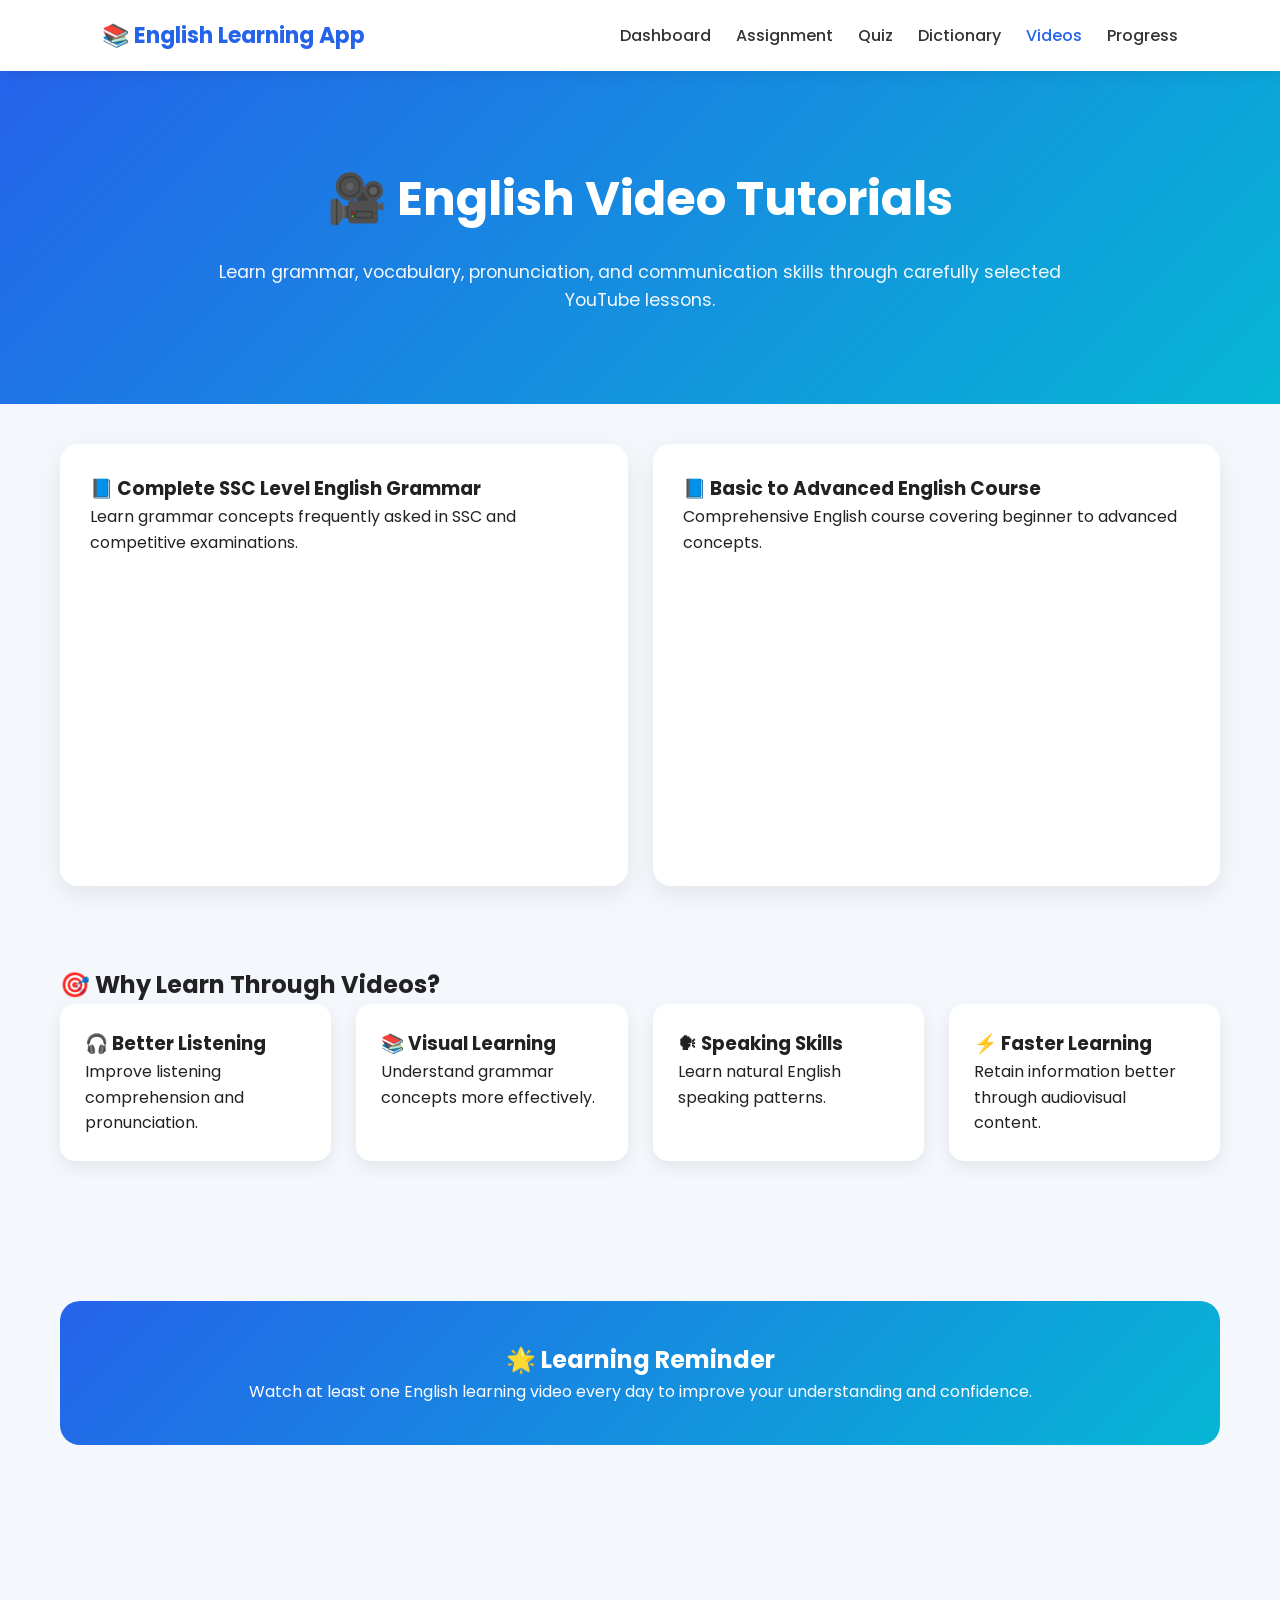
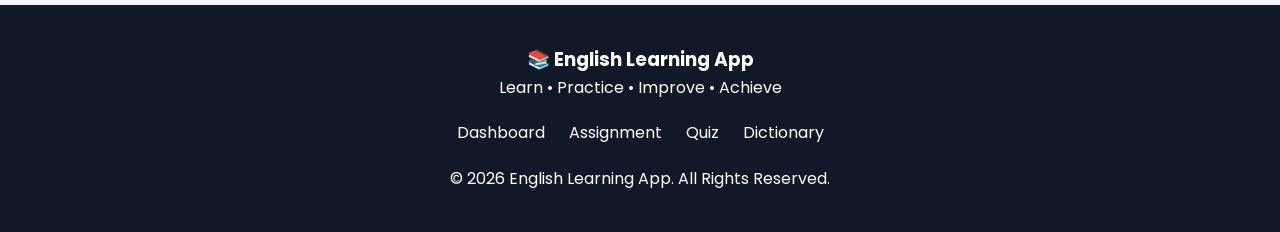
<file: frontend/videos.html>
<!DOCTYPE html>
<html lang="en">

<head>
    <meta charset="UTF-8">
    <meta name="viewport" content="width=device-width, initial-scale=1.0">
    <title>Video Tutorials | English Learning App</title>
    <link rel="stylesheet" href="css/style.css">
</head>

<body>

    <!-- ================= NAVBAR ================= -->
    <nav class="navbar">

        <div class="logo">
            📚 English Learning App
        </div>

        <ul class="nav-links">
            <li><a href="dashboard.html">Dashboard</a></li>
            <li><a href="assignment.html">Assignment</a></li>
            <li><a href="quiz.html">Quiz</a></li>
            <li><a href="dictionary.html">Dictionary</a></li>
            <li><a href="videos.html" class="active">Videos</a></li>
            <li><a href="progress.html">Progress</a></li>
        </ul>

    </nav>

    <!-- ================= HERO ================= -->
    <section class="page-hero">

        <div class="hero-content">

            <h1>🎥 English Video Tutorials</h1>

            <p>
                Learn grammar, vocabulary, pronunciation, and communication
                skills through carefully selected YouTube lessons.
            </p>

        </div>

    </section>

    <!-- ================= VIDEO SECTION ================= -->
    <section class="video-section">

        <div class="container">

            <div class="video-grid">

                <!-- VIDEO 1 -->
                <div class="card video-card">

                    <h3>
                        📘 Complete SSC Level English Grammar
                    </h3>

                    <p>
                        Learn grammar concepts frequently asked in
                        SSC and competitive examinations.
                    </p>

                    <div class="video-wrapper">

                        <iframe
                            src="https://www.youtube.com/embed/GMHTXc9lgWs"
                            title="SSC English Grammar"
                            allowfullscreen>
                        </iframe>

                    </div>

                </div>

                <!-- VIDEO 2 -->
                <div class="card video-card">

                    <h3>
                        📘 Basic to Advanced English Course
                    </h3>

                    <p>
                        Comprehensive English course covering
                        beginner to advanced concepts.
                    </p>

                    <div class="video-wrapper">

                        <iframe
                            src="https://www.youtube.com/embed/o8-5hkey4AQ"
                            title="Basic to Advanced English"
                            allowfullscreen>
                        </iframe>

                    </div>

                </div>

            </div>

        </div>

    </section>

    <!-- ================= LEARNING BENEFITS ================= -->
    <section class="tips-section">

        <div class="container">

            <h2>🎯 Why Learn Through Videos?</h2>

            <div class="tips-grid">

                <div class="tip-card">
                    <h3>🎧 Better Listening</h3>
                    <p>
                        Improve listening comprehension and pronunciation.
                    </p>
                </div>

                <div class="tip-card">
                    <h3>📚 Visual Learning</h3>
                    <p>
                        Understand grammar concepts more effectively.
                    </p>
                </div>

                <div class="tip-card">
                    <h3>🗣 Speaking Skills</h3>
                    <p>
                        Learn natural English speaking patterns.
                    </p>
                </div>

                <div class="tip-card">
                    <h3>⚡ Faster Learning</h3>
                    <p>
                        Retain information better through audiovisual content.
                    </p>
                </div>

            </div>

        </div>

    </section>

    <!-- ================= MOTIVATION ================= -->
    <section class="motivation-section">

        <div class="container">

            <div class="motivation-card">

                <h2>🌟 Learning Reminder</h2>

                <p>
                    Watch at least one English learning video every day
                    to improve your understanding and confidence.
                </p>

            </div>

        </div>

    </section>

    <!-- ================= FOOTER ================= -->
    <footer class="main-footer">

        <div class="footer-content">

            <h3>📚 English Learning App</h3>

            <p>
                Learn • Practice • Improve • Achieve
            </p>

            <div class="footer-links">
                <a href="dashboard.html">Dashboard</a>
                <a href="assignment.html">Assignment</a>
                <a href="quiz.html">Quiz</a>
                <a href="dictionary.html">Dictionary</a>
            </div>

            <p class="copyright">
                © 2026 English Learning App. All Rights Reserved.
            </p>

        </div>

    </footer>

</body>

</html>
</file>
<file: frontend/css/style.css>
/* ================= GOOGLE FONT ================= */
@import url('https://fonts.googleapis.com/css2?family=Poppins:wght@300;400;500;600;700&display=swap');

/* ================= RESET ================= */
*{
    margin:0;
    padding:0;
    box-sizing:border-box;
}

html{
    scroll-behavior:smooth;
}

body{
    font-family:'Poppins',sans-serif;
    background:#f4f7fc;
    color:#222;
    line-height:1.6;
}

/* ================= NAVBAR ================= */

.navbar{
    width:100%;
    background:#ffffff;
    padding:18px 8%;
    display:flex;
    justify-content:space-between;
    align-items:center;
    position:sticky;
    top:0;
    z-index:1000;
    box-shadow:0 2px 15px rgba(0,0,0,0.08);
}

.logo{
    font-size:22px;
    font-weight:700;
    color:#2563eb;
}

.nav-links{
    display:flex;
    list-style:none;
    gap:25px;
}

.nav-links a{
    text-decoration:none;
    color:#333;
    font-weight:500;
    transition:.3s;
}

.nav-links a:hover,
.nav-links a.active{
    color:#2563eb;
}

.nav-buttons{
    display:flex;
    gap:10px;
}

/* ================= BUTTONS ================= */

.btn{
    text-decoration:none;
    border:none;
    cursor:pointer;
    padding:12px 22px;
    border-radius:10px;
    font-weight:600;
    transition:.3s;
    display:inline-block;
}

.login-btn{
    background:#e5e7eb;
    color:#111;
}

.login-btn:hover{
    background:#d1d5db;
}

.register-btn,
.primary-btn{
    background:#2563eb;
    color:white;
}

.register-btn:hover,
.primary-btn:hover{
    background:#1d4ed8;
    transform:translateY(-2px);
}

.secondary-btn,
.back-btn{
    background:#374151;
    color:white;
}

.secondary-btn:hover,
.back-btn:hover{
    background:#1f2937;
}

/* ================= HERO ================= */

.hero,
.page-hero,
.dashboard-hero{
    background:linear-gradient(135deg,#2563eb,#06b6d4);
    color:white;
    text-align:center;
    padding:90px 20px;
}

.hero-content{
    max-width:900px;
    margin:auto;
}

.hero-content h1{
    font-size:3rem;
    margin-bottom:20px;
}

.hero-content p{
    font-size:1.1rem;
    opacity:.95;
}

.hero-buttons{
    margin-top:30px;
    display:flex;
    justify-content:center;
    gap:15px;
    flex-wrap:wrap;
}

/* ================= CONTAINER ================= */

.container{
    width:100%;
    max-width:1200px;
    margin:auto;
    padding:40px 20px;
}

/* ================= CARD ================= */

.card{
    background:white;
    border-radius:18px;
    padding:30px;
    box-shadow:0 8px 25px rgba(0,0,0,0.08);
}

.subtitle{
    color:#666;
    margin-top:10px;
    margin-bottom:20px;
}

/* ================= FEATURES ================= */

.features{
    padding:80px 20px;
    text-align:center;
}

.features h2{
    margin-bottom:40px;
}

.feature-grid,
.tips-grid{
    display:grid;
    grid-template-columns:repeat(auto-fit,minmax(250px,1fr));
    gap:25px;
}

.feature-card,
.tip-card{
    background:white;
    padding:25px;
    border-radius:15px;
    box-shadow:0 6px 18px rgba(0,0,0,0.08);
    transition:.3s;
}

.feature-card:hover,
.tip-card:hover{
    transform:translateY(-8px);
}

/* ================= ABOUT ================= */

.about{
    padding:80px 20px;
    background:white;
    text-align:center;
}

.about-content{
    max-width:900px;
    margin:auto;
}

/* ================= CTA ================= */

.cta{
    background:#2563eb;
    color:white;
    text-align:center;
    padding:80px 20px;
}

.cta h2{
    margin-bottom:20px;
}

.cta .btn{
    margin-top:20px;
}

/* ================= AUTH ================= */

.auth-section{
    padding:60px 20px;
}

.auth-container{
    max-width:1200px;
    margin:auto;
    display:grid;
    grid-template-columns:1fr 1fr;
    gap:40px;
    align-items:center;
}

.auth-info h1{
    color:#2563eb;
    margin-bottom:20px;
}

.auth-features{
    margin-top:20px;
}

.auth-features div{
    margin-bottom:12px;
}

.form{
    margin-top:20px;
}

.input-group{
    margin-bottom:18px;
}

.input-group label{
    display:block;
    margin-bottom:8px;
    font-weight:500;
}

.input-group input,
.select-box,
.input-answer,
#wordInput{
    width:100%;
    padding:14px;
    border:1px solid #d1d5db;
    border-radius:10px;
    outline:none;
    font-size:15px;
}

.input-group input:focus,
.select-box:focus,
.input-answer:focus,
#wordInput:focus{
    border-color:#2563eb;
}

.switch-text{
    margin-top:20px;
}

.switch-text a,
.back-home{
    color:#2563eb;
    text-decoration:none;
    font-weight:600;
}

/* ================= DASHBOARD ================= */

.dashboard-grid{
    display:grid;
    grid-template-columns:repeat(auto-fit,minmax(260px,1fr));
    gap:25px;
    margin-top:30px;
}

.dashboard-card{
    background:white;
    border-radius:18px;
    padding:30px;
    text-align:center;
    cursor:pointer;
    transition:.3s;
    box-shadow:0 6px 18px rgba(0,0,0,0.08);
}

.dashboard-card:hover{
    transform:translateY(-8px);
}

.dashboard-card .icon{
    font-size:40px;
    margin-bottom:15px;
}

.card-hover{
    display:block;
    margin-top:15px;
    color:#2563eb;
    font-weight:600;
}

.stats-grid{
    display:grid;
    grid-template-columns:repeat(auto-fit,minmax(200px,1fr));
    gap:20px;
    margin:30px 0;
}

.stat-card{
    background:white;
    padding:25px;
    text-align:center;
    border-radius:15px;
    box-shadow:0 6px 18px rgba(0,0,0,0.08);
}

/* ================= QUIZ ================= */

.quiz-form{
    margin-top:25px;
}

.question-box{
    background:#f8fafc;
    padding:20px;
    border-radius:12px;
    margin-bottom:20px;
}

.question-number{
    color:#2563eb;
    font-weight:600;
    margin-bottom:10px;
}

.option{
    display:block;
    padding:12px;
    margin-top:10px;
    border-radius:10px;
    border:1px solid #dbeafe;
    cursor:pointer;
    transition:.3s;
}

.option:hover{
    background:#eff6ff;
}

/* ================= DICTIONARY ================= */

.search-box{
    display:flex;
    gap:10px;
    flex-wrap:wrap;
}

.search-box input{
    flex:1;
}

.result-card{
    margin-top:25px;
}

.result-item{
    margin-bottom:15px;
}

/* ================= PROGRESS ================= */

.progress-grid{
    display:grid;
    grid-template-columns:repeat(auto-fit,minmax(220px,1fr));
    gap:20px;
}

.progress-item{
    background:#f8fafc;
    padding:25px;
    border-radius:15px;
    text-align:center;
}

.progress-icon{
    font-size:30px;
    margin-bottom:10px;
}

.suggestion-box,
.achievement-card{
    margin-top:25px;
    padding:25px;
    border-radius:15px;
    background:#eff6ff;
}

.achievement-card ul{
    padding-left:20px;
}

/* ================= VIDEOS ================= */

.video-grid{
    display:grid;
    grid-template-columns:repeat(auto-fit,minmax(450px,1fr));
    gap:25px;
}

.video-card{
    overflow:hidden;
}

.video-wrapper{
    position:relative;
    width:100%;
    padding-bottom:56.25%;
    margin-top:15px;
}

.video-wrapper iframe{
    position:absolute;
    width:100%;
    height:100%;
    border:none;
    border-radius:12px;
}

/* ================= MOTIVATION ================= */

.motivation-section{
    padding:60px 20px;
}

.motivation-card{
    background:linear-gradient(135deg,#2563eb,#06b6d4);
    color:white;
    padding:40px;
    border-radius:20px;
    text-align:center;
}

/* ================= FOOTER ================= */

.main-footer,
footer{
    background:#111827;
    color:white;
    text-align:center;
    padding:40px 20px;
    margin-top:60px;
}

.footer-links{
    margin:20px 0;
}

.footer-links a{
    color:white;
    text-decoration:none;
    margin:0 10px;
}

.footer-links a:hover{
    color:#60a5fa;
}

/* ================= ANIMATION ================= */

.fade-in{
    animation:fadeIn .8s ease;
}

@keyframes fadeIn{
    from{
        opacity:0;
        transform:translateY(20px);
    }
    to{
        opacity:1;
        transform:translateY(0);
    }
}

/* ================= RESPONSIVE ================= */

@media(max-width:900px){

    .auth-container{
        grid-template-columns:1fr;
    }

    .navbar{
        flex-direction:column;
        gap:15px;
    }

    .nav-links{
        flex-wrap:wrap;
        justify-content:center;
    }

    .hero-content h1{
        font-size:2.2rem;
    }

    .video-grid{
        grid-template-columns:1fr;
    }
}

@media(max-width:600px){

    .hero-content h1{
        font-size:1.8rem;
    }

    .card{
        padding:20px;
    }

    .search-box{
        flex-direction:column;
    }

    .btn{
        width:100%;
        text-align:center;
    }
}
</file>
